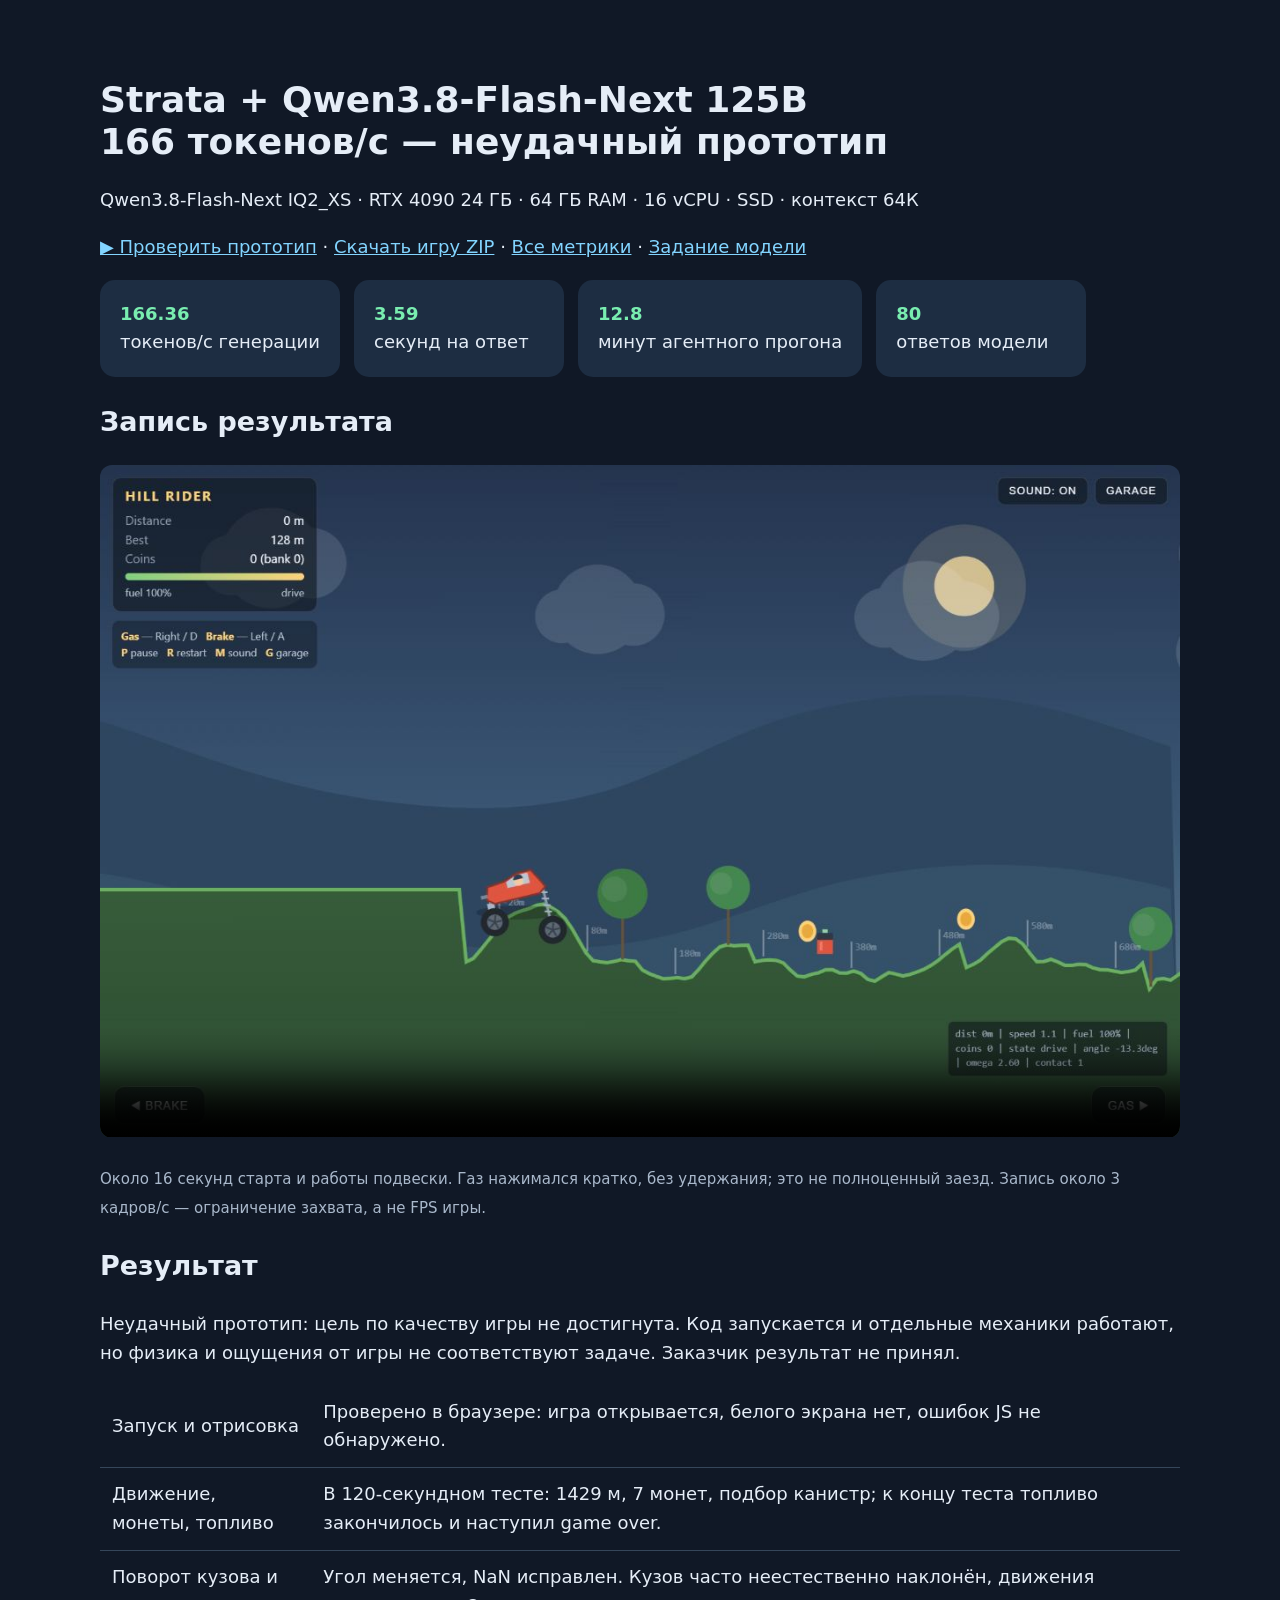
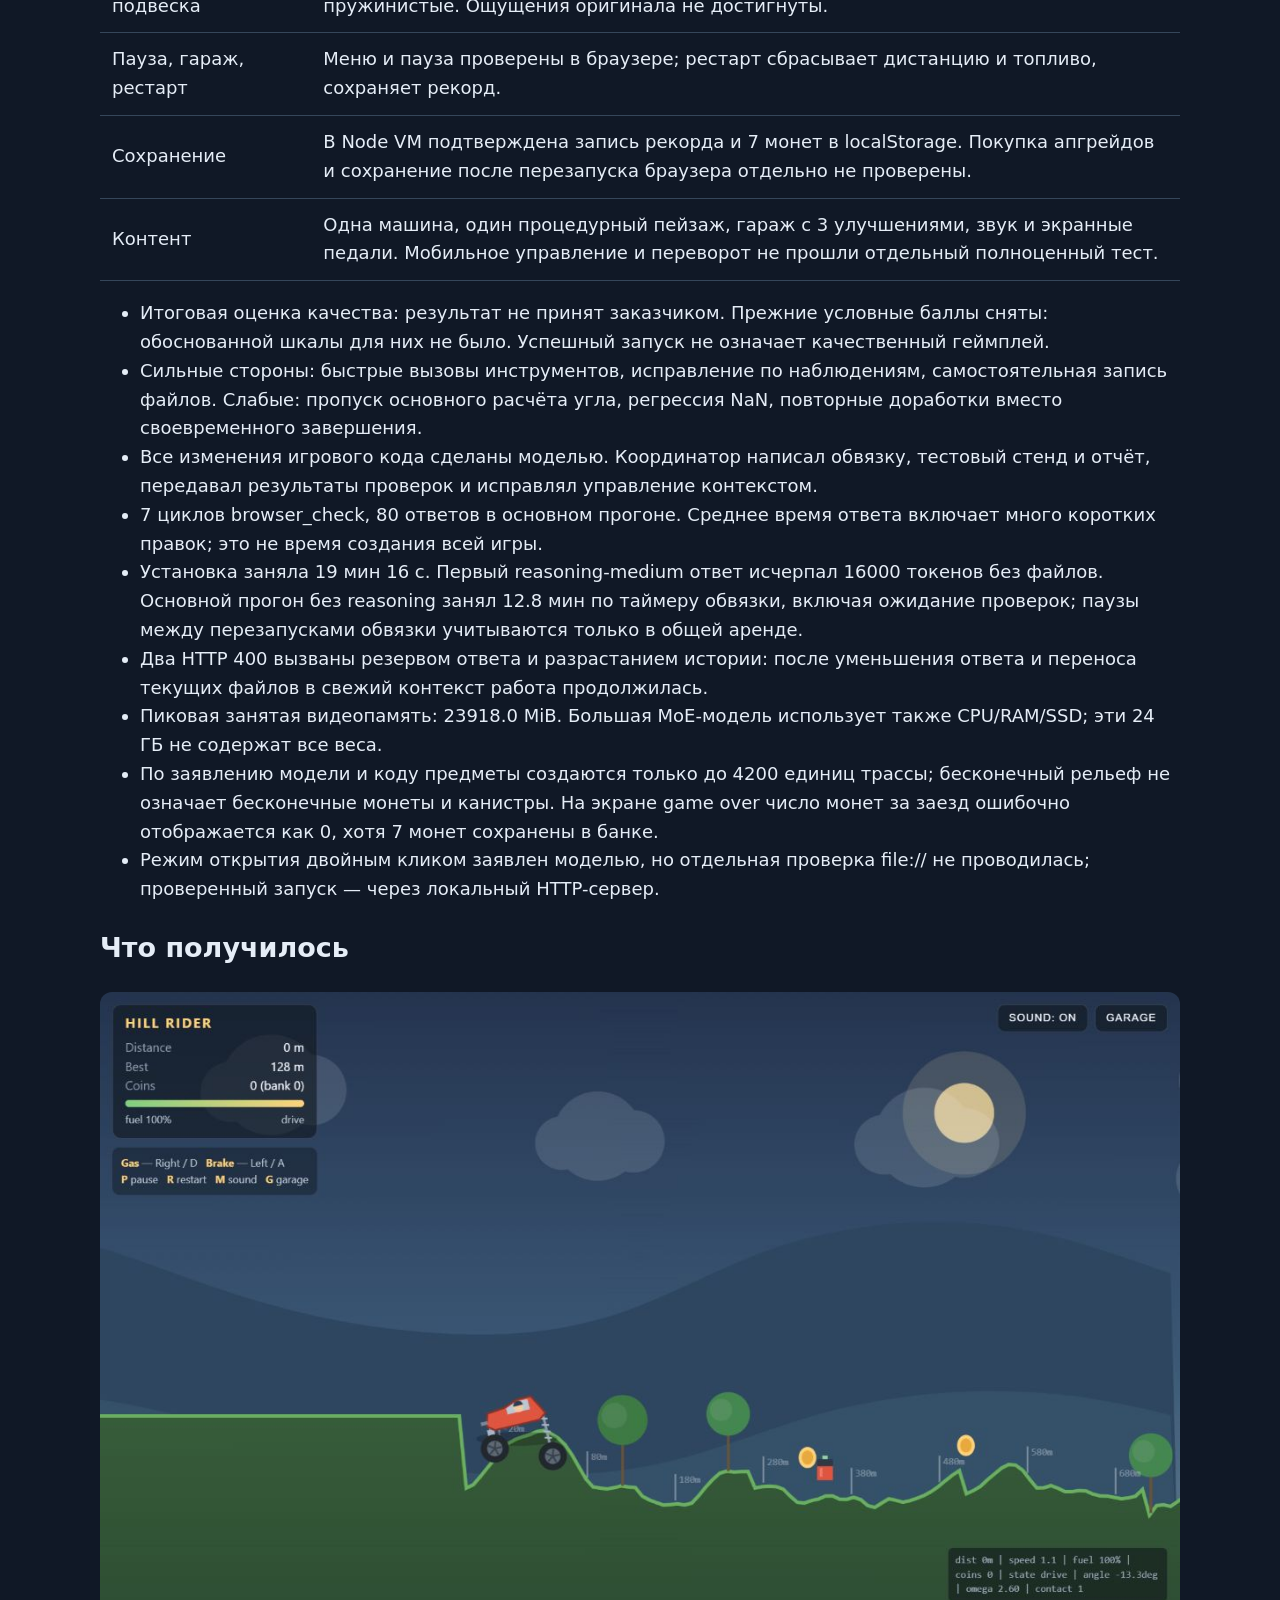
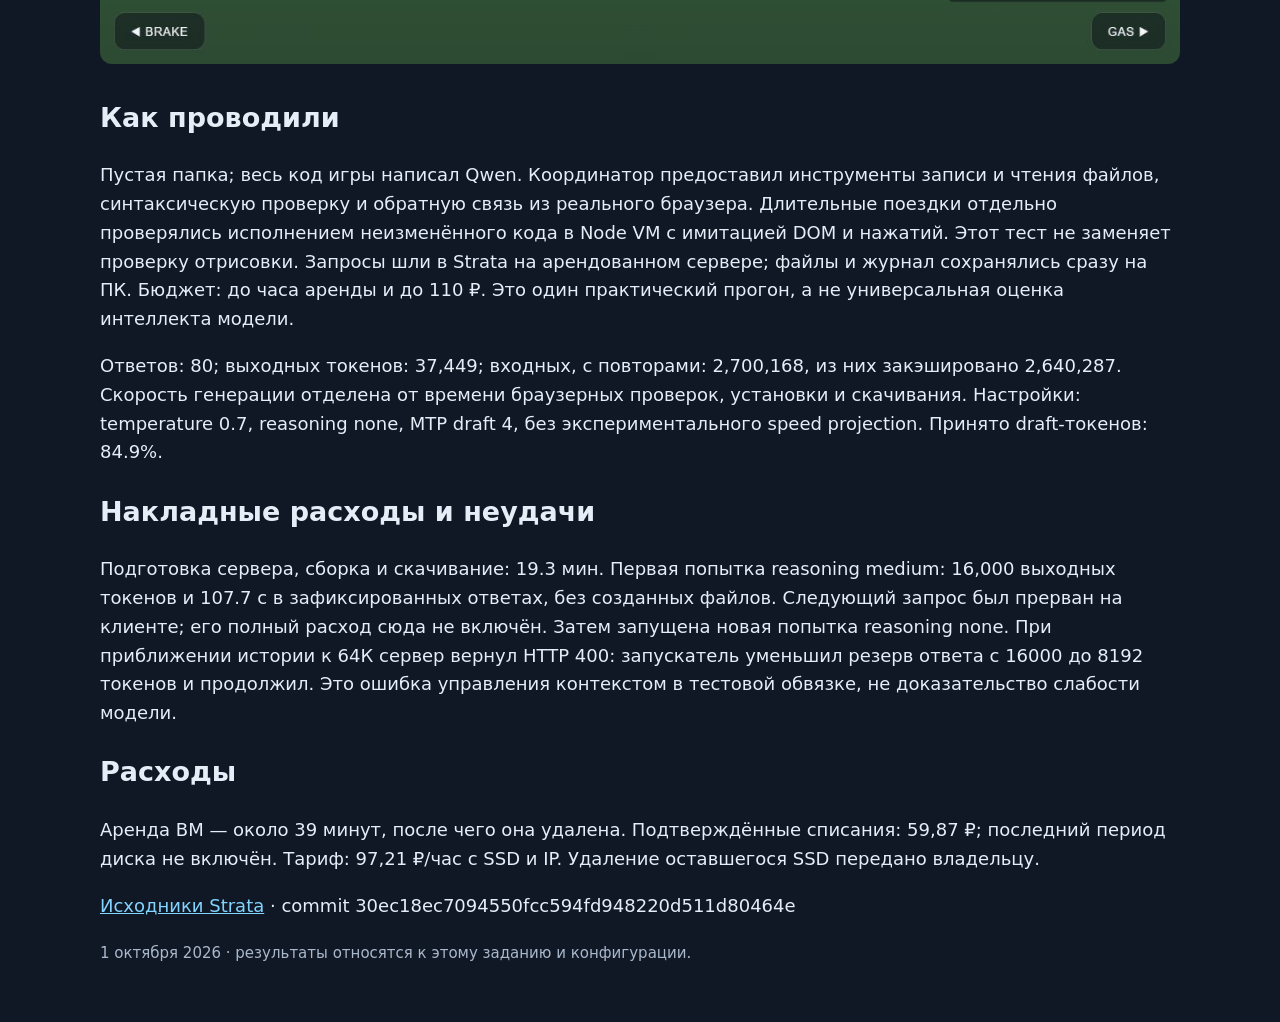
<file: index.html>
<!doctype html><html lang="ru"><meta charset="utf-8"><meta name="description" content="Independent Strata and Qwen3.8-Flash-Next IQ2_XS coding test on RTX 4090: failed game prototype, prompts, raw responses, 166 tokens/s and physics failures."><meta name="viewport" content="width=device-width"><title>Strata + Qwen3.8-Flash-Next on RTX 4090 — Hill Climb game benchmark</title><style>body{background:#101826;color:#e5edf7;font:18px/1.6 system-ui;max-width:1080px;margin:35px auto;padding:20px}h1{line-height:1.15}a{color:#82d4ff}.cards{display:flex;gap:14px;flex-wrap:wrap}.card{background:#1d2d42;padding:20px;border-radius:15px;min-width:170px}b{color:#79edb0}table{width:100%;border-collapse:collapse}td{padding:12px;border-bottom:1px solid #35465a}img{max-width:100%;border-radius:12px}small{color:#a9b8cb}</style>
<h1>Strata + Qwen3.8-Flash-Next 125B<br>166 токенов/с — неудачный прототип</h1><p>Qwen3.8-Flash-Next IQ2_XS · RTX 4090 24 ГБ · 64 ГБ RAM · 16 vCPU · SSD · контекст 64К</p>
<p><a href="game/">▶ Проверить прототип</a> · <a href="strata-hillclimb.zip">Скачать игру ZIP</a> · <a href="summary.json">Все метрики</a> · <a href="prompt.txt">Задание модели</a></p>
<div class="cards"><div class="card"><b>166.36</b><br>токенов/с генерации</div><div class="card"><b>3.59</b><br>секунд на ответ</div><div class="card"><b>12.8</b><br>минут агентного прогона</div><div class="card"><b>80</b><br>ответов модели</div></div>
<h2>Запись результата</h2><video controls playsinline preload="metadata" style="width:100%;border-radius:12px" poster="game-final.png" src="media/startup-capture.mp4"></video><p><small>Около 16 секунд старта и работы подвески. Газ нажимался кратко, без удержания; это не полноценный заезд. Запись около 3 кадров/с — ограничение захвата, а не FPS игры.</small></p><h2>Результат</h2><p>Неудачный прототип: цель по качеству игры не достигнута. Код запускается и отдельные механики работают, но физика и ощущения от игры не соответствуют задаче. Заказчик результат не принял.</p><table><tr><td>Запуск и отрисовка</td><td>Проверено в браузере: игра открывается, белого экрана нет, ошибок JS не обнаружено.</td></tr><tr><td>Движение, монеты, топливо</td><td>В 120-секундном тесте: 1429 м, 7 монет, подбор канистр; к концу теста топливо закончилось и наступил game over.</td></tr><tr><td>Поворот кузова и подвеска</td><td>Угол меняется, NaN исправлен. Кузов часто неестественно наклонён, движения пружинистые. Ощущения оригинала не достигнуты.</td></tr><tr><td>Пауза, гараж, рестарт</td><td>Меню и пауза проверены в браузере; рестарт сбрасывает дистанцию и топливо, сохраняет рекорд.</td></tr><tr><td>Сохранение</td><td>В Node VM подтверждена запись рекорда и 7 монет в localStorage. Покупка апгрейдов и сохранение после перезапуска браузера отдельно не проверены.</td></tr><tr><td>Контент</td><td>Одна машина, один процедурный пейзаж, гараж с 3 улучшениями, звук и экранные педали. Мобильное управление и переворот не прошли отдельный полноценный тест.</td></tr></table><ul><li>Итоговая оценка качества: результат не принят заказчиком. Прежние условные баллы сняты: обоснованной шкалы для них не было. Успешный запуск не означает качественный геймплей.</li><li>Сильные стороны: быстрые вызовы инструментов, исправление по наблюдениям, самостоятельная запись файлов. Слабые: пропуск основного расчёта угла, регрессия NaN, повторные доработки вместо своевременного завершения.</li><li>Все изменения игрового кода сделаны моделью. Координатор написал обвязку, тестовый стенд и отчёт, передавал результаты проверок и исправлял управление контекстом.</li><li>7 циклов browser_check, 80 ответов в основном прогоне. Среднее время ответа включает много коротких правок; это не время создания всей игры.</li><li>Установка заняла 19 мин 16 с. Первый reasoning-medium ответ исчерпал 16000 токенов без файлов. Основной прогон без reasoning занял 12.8 мин по таймеру обвязки, включая ожидание проверок; паузы между перезапусками обвязки учитываются только в общей аренде.</li><li>Два HTTP 400 вызваны резервом ответа и разрастанием истории: после уменьшения ответа и переноса текущих файлов в свежий контекст работа продолжилась.</li><li>Пиковая занятая видеопамять: 23918.0 MiB. Большая MoE-модель использует также CPU/RAM/SSD; эти 24 ГБ не содержат все веса.</li><li>По заявлению модели и коду предметы создаются только до 4200 единиц трассы; бесконечный рельеф не означает бесконечные монеты и канистры. На экране game over число монет за заезд ошибочно отображается как 0, хотя 7 монет сохранены в банке.</li><li>Режим открытия двойным кликом заявлен моделью, но отдельная проверка file:// не проводилась; проверенный запуск — через локальный HTTP-сервер.</li></ul>
<h2>Что получилось</h2><img src="game-final.png" alt="Скриншот прототипа">
<h2>Как проводили</h2><p>Пустая папка; весь код игры написал Qwen. Координатор предоставил инструменты записи и чтения файлов, синтаксическую проверку и обратную связь из реального браузера. Длительные поездки отдельно проверялись исполнением неизменённого кода в Node VM с имитацией DOM и нажатий. Этот тест не заменяет проверку отрисовки. Запросы шли в Strata на арендованном сервере; файлы и журнал сохранялись сразу на ПК. Бюджет: до часа аренды и до 110 ₽. Это один практический прогон, а не универсальная оценка интеллекта модели.</p><p>Ответов: 80; выходных токенов: 37,449; входных, с повторами: 2,700,168, из них закэшировано 2,640,287. Скорость генерации отделена от времени браузерных проверок, установки и скачивания. Настройки: temperature 0.7, reasoning none, MTP draft 4, без экспериментального speed projection. Принято draft-токенов: 84.9%.</p>
<h2>Накладные расходы и неудачи</h2><p>Подготовка сервера, сборка и скачивание: 19.3 мин. Первая попытка reasoning medium: 16,000 выходных токенов и 107.7 с в зафиксированных ответах, без созданных файлов. Следующий запрос был прерван на клиенте; его полный расход сюда не включён. Затем запущена новая попытка reasoning none. При приближении истории к 64К сервер вернул HTTP 400: запускатель уменьшил резерв ответа с 16000 до 8192 токенов и продолжил. Это ошибка управления контекстом в тестовой обвязке, не доказательство слабости модели.</p>
<h2>Расходы</h2><p>Аренда ВМ — около 39 минут, после чего она удалена. Подтверждённые списания: 59,87 ₽; последний период диска не включён. Тариф: 97,21 ₽/час с SSD и IP. Удаление оставшегося SSD передано владельцу.</p><p><a href="https://github.com/Niko1221/Strata">Исходники Strata</a> · commit 30ec18ec7094550fcc594fd948220d511d80464e</p><small>1 октября 2026 · результаты относятся к этому заданию и конфигурации.</small></html>
</file>
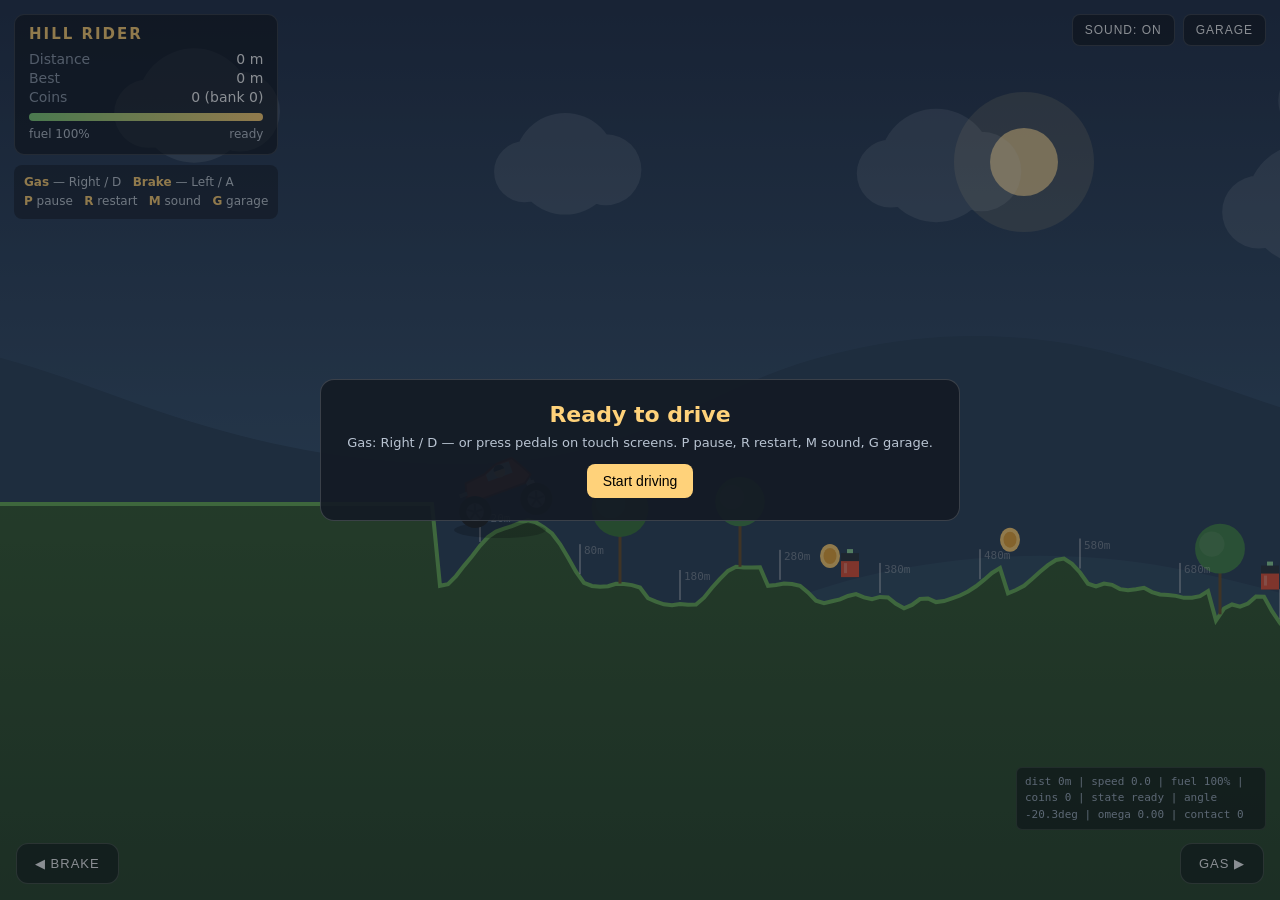
<file: game/index.html>
<!DOCTYPE html>
<html lang="ru">
<head>
<meta charset="utf-8">
<meta name="viewport" content="width=device-width, initial-scale=1, maximum-scale=1, user-scalable=no">
<title>Hill Rider — hill climb driving game</title>
<link rel="stylesheet" href="style.css">
</head>
<body>
<div id="stage">
  <canvas id="game"></canvas>

  <div id="topbtns">
    <button id="soundbtn" type="button" title="Sound on/off">SOUND: ON</button>
    <button id="garagebtn" type="button" title="Garage upgrades">GARAGE</button>
  </div>

  <div id="ui">
    <div id="panel">
      <div class="brand">HILL RIDER</div>
      <div class="row"><span class="lbl">Distance</span><span id="dist">0 m</span></div>
      <div class="row"><span class="lbl">Best</span><span id="best">0 m</span></div>
      <div class="row"><span class="lbl">Coins</span><span id="coins">0</span></div>
      <div class="bar"><div id="fuelbar"></div></div>
      <div class="row small"><span id="fueltext">fuel 100%</span><span id="statename">drive</span></div>
    </div>

    <div id="hint">
      <div><b>Gas</b> — Right / D &nbsp; <b>Brake</b> — Left / A</div>
      <div><b>P</b> pause &nbsp; <b>R</b> restart &nbsp; <b>M</b> sound &nbsp; <b>G</b> garage</div>
    </div>

  </div>

  <div id="pedals">
    <button id="brakePedal" class="pedal left" type="button">&#9664; BRAKE</button>
    <button id="gasPedal" class="pedal right" type="button">GAS &#9654;</button>
  </div>

  <div id="overlay" class="hidden">
    <div id="card">
      <h1 id="title">Ready to drive</h1>
      <p id="msg">press P to continue</p>
      <button id="mainbtn" type="button">Continue</button>
    </div>
  </div>

  <div id="garage" class="hidden">
    <div id="gcard">
      <h1>Garage</h1>
      <p id="gmsg">Upgrades are saved locally.</p>
      <div id="upgrades"></div>
      <button id="garageclose" type="button">Close garage</button>
    </div>
  </div>

  <div id="debug"></div>
</div>
<script src="game.js"></script>
</body>
</html>
</file>
<file: game/style.css>
* { box-sizing: border-box; }
html, body { margin: 0; height: 100%; background: #1b2430; overflow: hidden; font-family: "Segoe UI", system-ui, sans-serif; }
#stage { position: fixed; inset: 0; }
#game { position: absolute; inset: 0; width: 100%; height: 100%; display: block; }

#ui { position: absolute; left: 14px; top: 14px; z-index: 5; color: #f4f7fb; user-select: none; }
#panel { background: rgba(16, 22, 30, .62); border: 1px solid rgba(255,255,255,.14); border-radius: 10px; padding: 10px 14px; min-width: 232px; }
.brand { font-size: 15px; letter-spacing: 2px; font-weight: 700; color: #ffd27a; margin-bottom: 8px; }
.row { display: flex; justify-content: space-between; font-size: 14px; margin: 3px 0; }
.row.small { font-size: 12px; color: #b9c4d2; margin-top: 6px; }
.lbl { color: #8f9db0; }
.bar { height: 8px; border-radius: 4px; background: rgba(255,255,255,.12); margin-top: 8px; overflow: hidden; }
#fuelbar { height: 100%; width: 100%; background: linear-gradient(90deg, #7fd07f, #ffd27a); transition: width .2s linear; }

#hint { margin-top: 10px; font-size: 12px; color: #c2cdd9; background: rgba(16,22,30,.45); border-radius: 8px; padding: 8px 10px; line-height: 1.6; }
#hint b { color: #ffd27a; }

#topbtns { position: absolute; top: 14px; right: 14px; z-index: 6; display: flex; gap: 8px; }
#soundbtn, #garagebtn {
  cursor: pointer;
  background: rgba(16,22,30,.62); color: #f4f7fb; border: 1px solid rgba(255,255,255,.16);
  border-radius: 8px; padding: 8px 12px; font-size: 12px; letter-spacing: 1px;
}


#pedals { position: absolute; left: 0; right: 0; bottom: 16px; z-index: 6; display: flex; justify-content: space-between; padding: 0 16px; pointer-events: none; }
.pedal { pointer-events: auto; cursor: pointer; font-size: 13px; letter-spacing: 1px; padding: 12px 18px; border-radius: 12px;
  background: rgba(16,22,30,.55); color: #f4f7fb; border: 1px solid rgba(255,255,255,.18); }
.pedal.active { background: #ffd27a; color: #1b2430; }

#overlay { position: absolute; inset: 0; z-index: 7; display: flex; align-items: center; justify-content: center; background: rgba(10,14,20,.45); }
#overlay.hidden, #garage.hidden { display: none; }
#card, #gcard { background: rgba(20,27,36,.92); border: 1px solid rgba(255,255,255,.16); border-radius: 14px; padding: 22px 26px; text-align: center; color: #f4f7fb; min-width: 300px; }
#card h1, #gcard h1 { margin: 0 0 8px; font-size: 22px; color: #ffd27a; }
#card p, #gcard p { margin: 0 0 14px; color: #b9c4d2; font-size: 13px; }
#mainbtn, #garageclose { cursor: pointer; background: #ffd27a; border: 0; border-radius: 8px; padding: 9px 16px; font-size: 14px; }
#upgrades { display: flex; gap: 10px; flex-wrap: wrap; justify-content: center; margin-bottom: 14px; }
.upg { background: rgba(255,255,255,.08); border: 1px solid rgba(255,255,255,.14); border-radius: 10px; padding: 10px 12px; font-size: 12px; cursor: pointer; color: #f4f7fb; }
.upg:disabled { opacity: .55; cursor: default; }
.upg span { display: block; color: #ffd27a; margin-top: 4px; }

#debug {
  position: absolute; right: 14px; bottom: 70px; z-index: 6;
  font: 11px/1.5 monospace; color: #9fb0c2; background: rgba(12,17,24,.55);
  border: 1px solid rgba(255,255,255,.12); border-radius: 6px; padding: 6px 8px;
  max-width: 250px; pointer-events: none;
}
</file>
